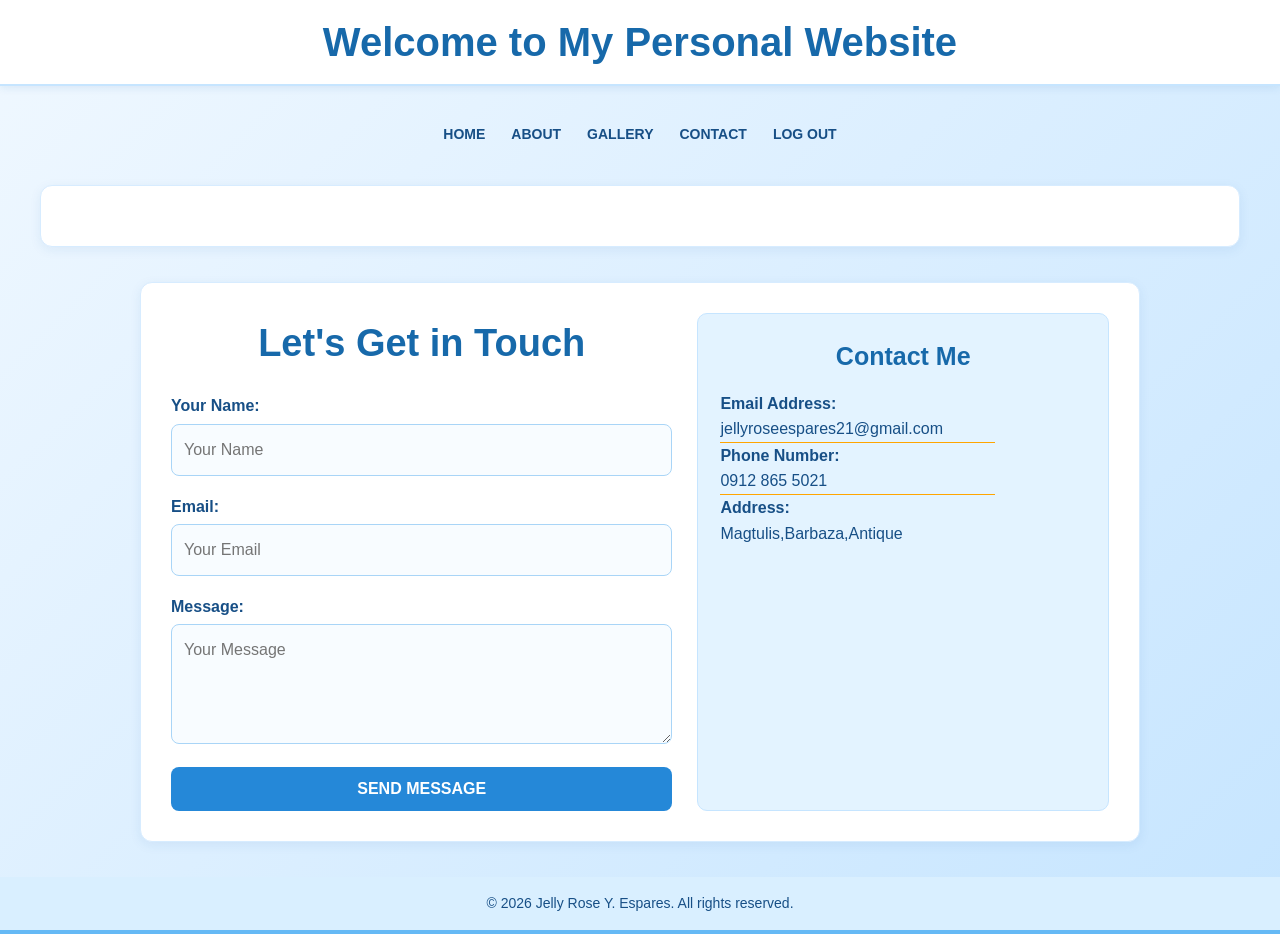
<file: contact.html>
<!DOCTYPE html>
<html lang="en">
<head>
 <meta charset="UTF-8">
 <meta name="viewport" content="width=device-width, initial-scale=1.0">
 <title>Contact - Personal Website</title>
 <link rel="stylesheet" href="style.css">
 
</head>
<body class="contact-background">
 <header>
 <h1>Welcome to My Personal Website</h1>
 </header>
 <nav>
 <ul>
 <li><a href="index.html">HOME</a></li>
 <li class="dropdown">
 <a href="#" class="dropbtn">ABOUT</a>
 <div class="dropdown-content">
 <a href="skills.html">Skills I'm Developing</a>
<a href="goals.html">My Goals as a Student</a>
<a href="funfacts.html">Fun Facts About Me</a>
 </div>
 </li>
 <li><a href="gallery.html">GALLERY</a></li>
 <li><a href="contact.html">CONTACT</a></li>
 <a href="javascript:void(0);" class="logout-button" onclick="confirmLogout()">LOG 
OUT</a>
 </ul>
 </nav>
 <section id="section2"></section>
 <section id="contact">
 <div class="contact-content">
 <!-- Contact Form -->
 <form id="contactForm" class="contact-form">
 <h2>Let's Get in Touch</h2>
 <label for="name">Your Name:</label>
 <input type="text" id="name" name="name" placeholder="Your Name">
 <span class="error" id="nameError"></span>
 
 <label for="email">Email:</label>
 <input type="email" id="email" name="email" placeholder="Your Email">
 <span class="error" id="emailError"></span>
 
 <label for="message">Message:</label>
 <textarea id="message" name="message" placeholder="Your Message"></textarea>
 <span class="error" id="messageError"></span>
 
 <button type="submit"><strong>SEND MESSAGE</strong> </button>
 </form>
 
 <!-- New Container for Contact Details -->
 <div class="contact-details">
 <h3><center>Contact Me</center></h3>
 <p><strong>Email Address:</strong> <br> jellyroseespares21@gmail.com</p>
 <hr width="75%" size="1" color="Orange" align="left">
 <p><strong>Phone Number:</strong> <br>0912 865 5021</p>
 <hr width="75%" size="1" color="Orange" align="left">
 <p><strong>Address:</strong> <br> Magtulis,Barbaza,Antique</p>
 </div>
 </div>
 </section>
 
 
 <footer>
   <p>&copy; 2026 Jelly Rose Y. Espares. All rights reserved.</p>
 </footer>
 <div class="footer-divider"></div> <!-- Orange line -->
 <script>
 const form = document.querySelector("#contactForm");
const nameInput = document.querySelector("#name");
const emailInput = document.querySelector("#email");
const messageInput = document.querySelector("#message");
form.addEventListener("submit", function(event) {
 let isValid = true;
 // Clear all previous error messages
 document.querySelectorAll(".error").forEach(function(errorElement) {
 errorElement.textContent = "";
 });
 // Validate Name
 if (nameInput.value.trim() === "") {
 document.getElementById('nameError').textContent = "Name is required";
 isValid = false;
 }
 // Validate Email
 if (emailInput.value.trim() === "") {
 document.getElementById('emailError').textContent = "Email is required";
 isValid = false;
 } else if (!validateEmail(emailInput.value)) {
 document.getElementById('emailError').textContent = "Please enter a valid email";
 isValid = false;
 }
 // Validate Message
 if (messageInput.value.trim() === "") {
 document.getElementById('messageError').textContent = "Message is required";
 isValid = false;
 }
 // Prevent form submission if there are errors
 if (!isValid) {
 event.preventDefault();
 }
});
// Function to validate email format
function validateEmail(email) {
 const re = /^[^\s@]+@[^\s@]+\.[^\s@]+$/;
 return re.test(String(email).toLowerCase());
}
 </script>
<script>
document.getElementById('contactForm').addEventListener('submit', function(event) {
 event.preventDefault(); // Prevent the default form submission
 // Get form values
 const name = document.getElementById('name').value;
 const email = document.getElementById('email').value;
 const message = document.getElementById('message').value;
 // Simple validation (can be extended)
 if (name === "" || email === "" || message === "") {
 alert("Please fill in all fields before submitting.");
 return; // Exit the function if validation fails
 }
 // Simulating a successful message submission
 alert("Your message has been sent successfully!");
  // Clear form fields after submission
 document.getElementById('contactForm').reset();
});
</script>
<script>
 // Logout function with confirmation
 function confirmLogout() {
 // Show a confirmation message to the user
 const confirmLogout = confirm("Are you sure you want to log out?");
 
 // If the user confirms, proceed with logging out
 if (confirmLogout) {
 // Mark the user as logged out in localStorage (if used)
 localStorage.removeItem('isLoggedIn'); // Or any other keys related to login 
credentials
 
 // Redirect to the login page
 window.location.href = 'login.html';
 } else {
 // If the user cancels, do nothing
 return;
 }
 }
 
 </script>
</body>
</html>
</file>
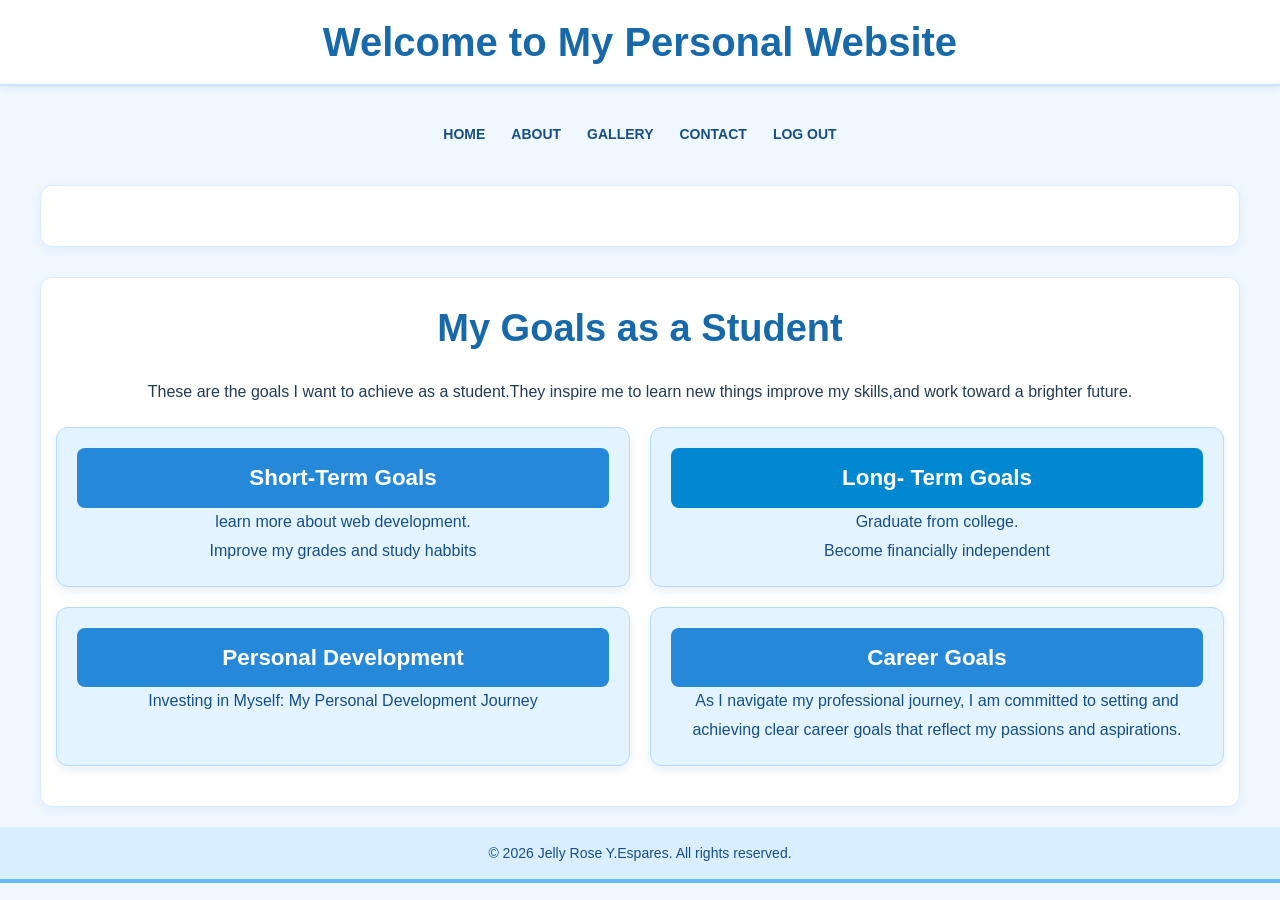
<file: goals.html>
<!DOCTYPE html>
<html lang="en">
<head>
 <meta charset="UTF-8">
 <meta name="viewport" content="width=device-width, initial-scale=1.0">
 <title>My Goals as a Student</title>
 <link rel="stylesheet" href="style.css">
</head>
<body>
 <header>
 <h1>Welcome to My Personal Website</h1>
 </header>
 <nav>
 <ul>
 <li><a href="index.html">HOME</a></li>
 <li class="dropdown">
 <a href="#" class="dropbtn">ABOUT</a>
 <div class="dropdown-content">
 <a href="skills.html">Skills I'm Developing</a>
<a href="goals.html">My Goals as a Student</a>
<a href="funfacts.html">Fun Facts About Me</a>
 </div>
 </li>
 <li><a href="gallery.html">GALLERY</a></li>
 <li><a href="contact.html">CONTACT</a></li>
 <a href="javascript:void(0);" class="logout-button" onclick="confirmLogout()">LOG 
OUT</a>
 </ul>
 </nav>
 <section id="section2"></section>
 <section id="drop">
 <h2>My Goals as a Student</h2>
 <p style="text-align: center;">These are the goals I want to achieve as a student.They inspire me to learn new things 
  improve my skills,and work toward a brighter future.</p>
 
 <div class="goal-grid">
 <div class="goal-card" onclick="toggleGoalDetails(1)">
 <div class="goal-header" style="background-color: 
#288d1;"><strong>Short-Term Goals</strong></div>
 <p>learn more about web development.</p>
  <p>Improve my grades and study habbits</p>
<div class="goal-details" id="goal1-details">
 <p>To achieve these goal,I will train myself and do my best to enhance my skills</p>
 </div>
 </div>
 
 <div class="goal-card" onclick="toggleGoalDetails(1)">
 <div class="goal-header" style="background-color: #0288d1;"><strong>Long-
Term Goals</strong></div>
 <p>Graduate from college.</p>
  <p>Become financially independent</p>
<div class="goal-details" id="goal2-details">
 <p>Able to achieve these i will study hard and trust myself what i am capable of</p></p>
 </div>
 </div>
 
 <div class="goal-card" onclick="toggleGoalDetails(2)">
 <div class="goal-header" style="background-color: 
#288d1;"><strong>Personal Development</strong></div>
 <p>Investing in Myself: My Personal Development Journey</p>
<div class="goal-details" id="goal3-details">
 <p>I strive to become a more well-rounded individual, 
 equipped to handle challenges and make meaningful contributions 
in both my personal and professional life.</p>
  </div>
 </div>
 
 <div class="goal-card" onclick="toggleGoalDetails(2)">
 <div class="goal-header" style="background-color: 
#288d1;"><strong>Career Goals</strong></div>
 <p>As I navigate my professional journey, I am committed to setting and 
achieving clear career goals that reflect my passions and aspirations. </p>
 <div class="goal-details" id="goal4-details">
 <p>My goal is to grow into a leadership position where I can guide 
teams, drive projects to success, and contribute to strategic decision-making. 
 I aim to develop my leadership skills through experience and by 
seeking out opportunities to lead initiatives within my current role.</p>
 </div>
 </div>
 </div>
 </section>
 </section>
 
 <footer>
 <p>&copy; 2026 Jelly Rose Y.Espares. All rights reserved.</p>
 </footer>
 <div class="footer-divider"></div> <!-- Orange line -->
 <script>
 // Function to toggle details for both cards in a row
 function toggleGoalDetails(group) {
 const details1 = document.getElementById('goal' + (group * 2 - 1) + '-details');
 const details2 = document.getElementById('goal' + (group * 2) + '-details');
 // Toggle visibility for the paired goals
 details1.classList.toggle('active');
 details2.classList.toggle('active');
 }
 </script>
<script>
 // Logout function with confirmation
 function confirmLogout() {
 // Show a confirmation message to the user
 const confirmLogout = confirm("Are you sure you want to log out?");
 
 // If the user confirms, proceed with logging out
 if (confirmLogout) {
 // Mark the user as logged out in localStorage (if used)
 localStorage.removeItem('isLoggedIn'); // Or any other keys related to login 
credentials
 
 // Redirect to the login page
 window.location.href = 'login.html';
 } else {
 // If the user cancels, do nothing
 return;
 }
 }
 
 </script>
</body>
</html>
</file>
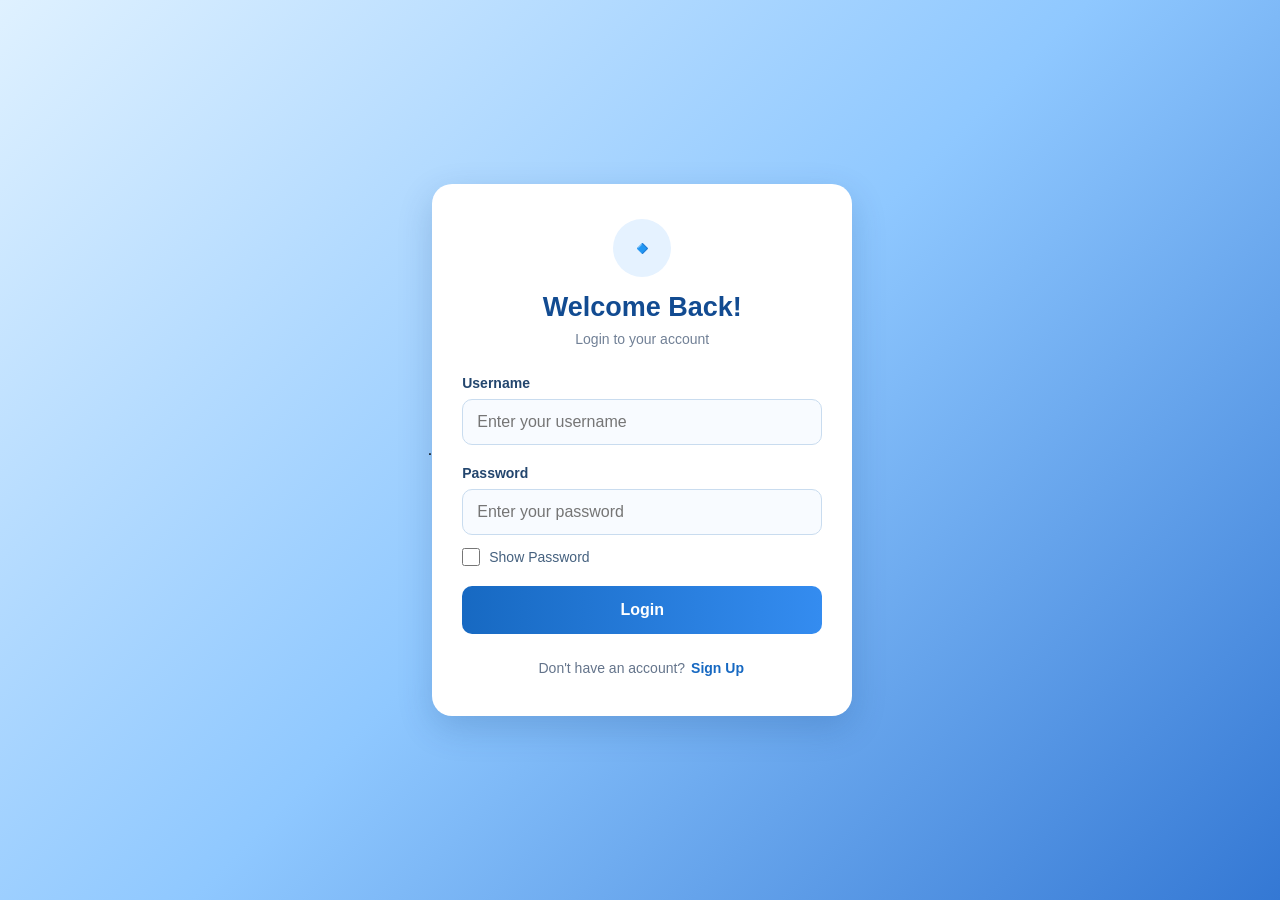
<file: login.html>
.<!DOCTYPE html>
<html lang="en">
<head>
    <meta charset="UTF-8">
    <meta name="viewport" content="width=device-width, initial-scale=1.0">
    <title>Login & Sign Up</title>
    <link rel="stylesheet" href="login_style.css">
</head>
<body>

    <div class="form-container">
        <div class="logo">🔹</div>
        <h2 id="formTitle">Welcome Back!</h2>
        <p class="subtitle" id="formSubtitle">Login to your account</p>

        <form id="authForm">
            <label for="username">Username</label>
            <input
                type="text"
                id="username"
                placeholder="Enter your username"
                autocomplete="username"
                required
            >

            <label for="password">Password</label>
            <input
                type="password"
                id="password"
                placeholder="Enter your password"
                autocomplete="current-password"
                required
                minlength="4"
            >

            <div class="show-password">
                <input type="checkbox" id="showPassword">
                <label for="showPassword">Show Password</label>
            </div>

            <div id="confirmGroup" class="hidden">
                <label for="confirmPassword">Confirm Password</label>
                <input
                    type="password"
                    id="confirmPassword"
                    placeholder="Confirm your password"
                    autocomplete="new-password"
                    minlength="4"
                >
                <p id="passwordMatchMessage"></p>
            </div>

            <p id="errorMessage" role="alert"></p>

            <button type="submit" id="submitButton">Login</button>

            <p class="toggle-text" id="toggleText">
                Don't have an account?
                <a href="#" id="toggleLink">Sign Up</a>
            </p>
        </form>
    </div>

    <script>
        const authForm = document.getElementById("authForm");
        const formTitle = document.getElementById("formTitle");
        const formSubtitle = document.getElementById("formSubtitle");
        const username = document.getElementById("username");
        const password = document.getElementById("password");
        const confirmPassword = document.getElementById("confirmPassword");
        const confirmGroup = document.getElementById("confirmGroup");
        const showPassword = document.getElementById("showPassword");
        const submitButton = document.getElementById("submitButton");
        const toggleText = document.getElementById("toggleText");
        const toggleLink = document.getElementById("toggleLink");
        const errorMessage = document.getElementById("errorMessage");
        const passwordMatchMessage =
            document.getElementById("passwordMatchMessage");

        let isLogin = true;

        function clearMessages() {
            errorMessage.textContent = "";
            passwordMatchMessage.textContent = "";
            passwordMatchMessage.className = "";
        }

        function toggleForm(event) {
            if (event) event.preventDefault();

            isLogin = !isLogin;
            authForm.reset();
            clearMessages();

            showPassword.checked = false;
            password.type = "password";
            confirmPassword.type = "password";

            if (isLogin) {
                formTitle.textContent = "Welcome Back!";
                formSubtitle.textContent = "Login to your account";
                confirmGroup.classList.add("hidden");

                confirmPassword.required = false;
                confirmPassword.disabled = true;
                password.autocomplete = "current-password";

                submitButton.textContent = "Login";
                toggleText.innerHTML =
                    `Don't have an account? <a href="#" id="toggleLink">Sign Up</a>`;
            } else {
                formTitle.textContent = "Create Account";
                formSubtitle.textContent = "Sign up to get started";
                confirmGroup.classList.remove("hidden");

                confirmPassword.required = true;
                confirmPassword.disabled = false;
                password.autocomplete = "new-password";

                submitButton.textContent = "Sign Up";
                toggleText.innerHTML =
                    `Already have an account? <a href="#" id="toggleLink">Login</a>`;
            }

            document.getElementById("toggleLink")
                .addEventListener("click", toggleForm);
        }

        toggleLink.addEventListener("click", toggleForm);

        // Show or hide both password fields.
        showPassword.addEventListener("change", function () {
            const type = this.checked ? "text" : "password";
            password.type = type;
            confirmPassword.type = type;
        });

        // Check whether the passwords match.
         function checkPasswordMatch() {
            const first = password.value;
            const second = confirmPassword.value;

            if (!second) {
                passwordMatchMessage.textContent = "";
                passwordMatchMessage.className = "";
            } else if (first === second) {
                passwordMatchMessage.textContent = "Passwords match!";
                passwordMatchMessage.className = "success-message";
            } else {
                passwordMatchMessage.textContent =
                    "Passwords do not match.";
                passwordMatchMessage.className = "error-message";
            }
        }

        password.addEventListener("input", checkPasswordMatch);
        confirmPassword.addEventListener("input", checkPasswordMatch);

        authForm.addEventListener("submit", function (event) {
            event.preventDefault();
            clearMessages();

            const user = username.value.trim();
            const pass = password.value;

            if (!user || !pass) {
                errorMessage.textContent =
                    "Please fill in all required fields.";
                return;
            }

            if (pass.length < 4) {
                errorMessage.textContent =
                    "Password must be at least 4 characters.";
                return;
            }

            if (!isLogin) {
                const confirm = confirmPassword.value;

                if (pass !== confirm) {
                    errorMessage.textContent =
                        "Passwords do not match.";
                    return;
                }

                if (localStorage.getItem("username") !== null) {
                    errorMessage.textContent =
                        "An account is already saved in this browser. Login or clear the old demo account first.";
                    return;
                }

                localStorage.setItem("username", user);
                localStorage.setItem("password", pass);

                alert("Account created successfully! You can now log in.");

                toggleForm();
                return;
            }

            const savedUsername = localStorage.getItem("username");
            const savedPassword = localStorage.getItem("password");

            if (
                savedUsername !== null &&
                user === savedUsername &&
                pass === savedPassword
            ) {
                alert("Welcome! Successfully logged in.");
                window.location.href = "index.html";
            } else {
                errorMessage.textContent =
                    "Invalid username or password. Please sign up first if you don't have an account.";
            }
        });
    </script>

</body>
</html>
</file>
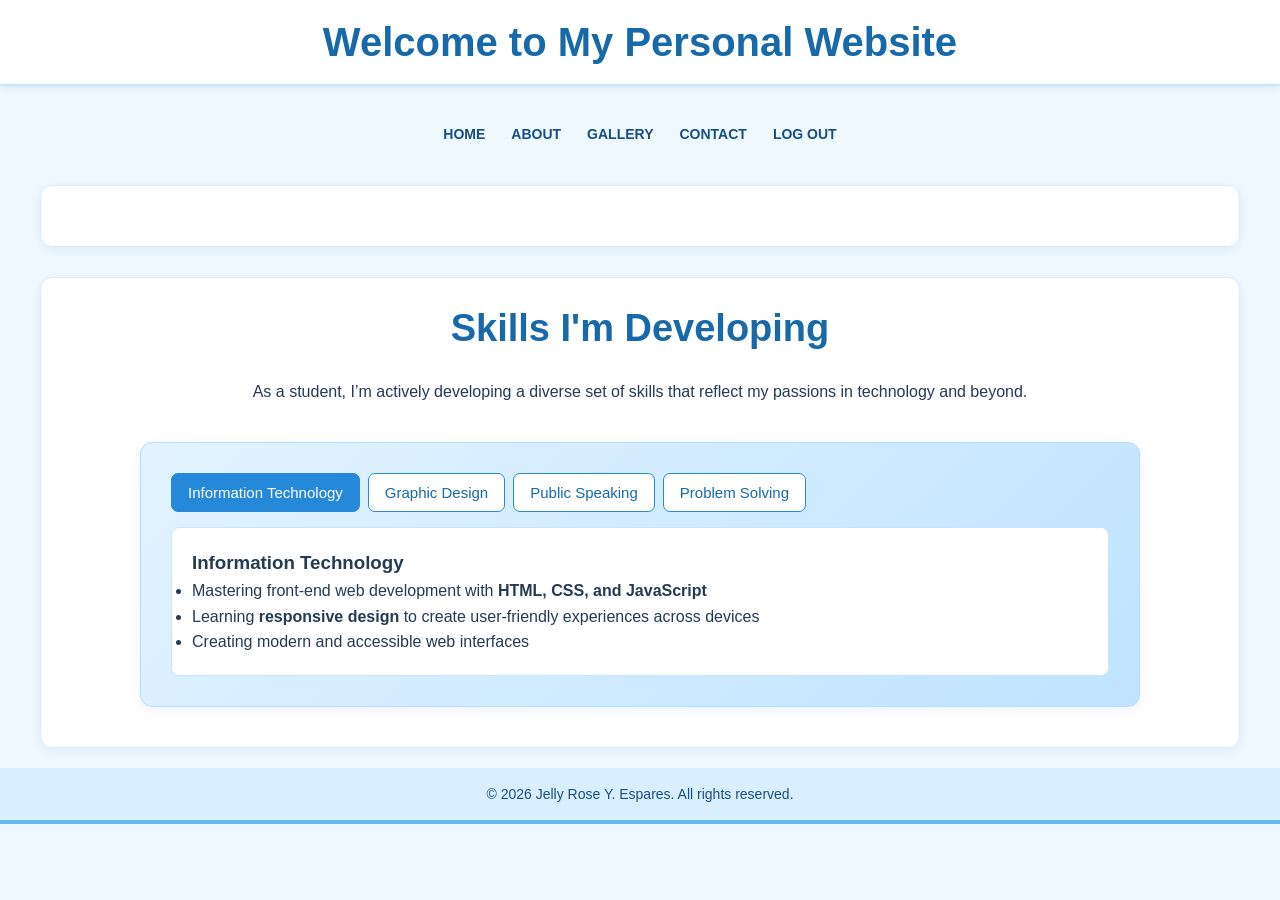
<file: skills.html>
<!DOCTYPE html>
<html lang="en">
<head>
 <meta charset="UTF-8">
 <meta name="viewport" content="width=device-width, initial-scale=1.0">
 <title>Skills I'm Developing</title>
 <link rel="stylesheet" href="style.css">
</head>
<body>
 <header>
 <h1>Welcome to My Personal Website</h1>
 </header>
 <nav>
 <ul>
 <li><a href="index.html">HOME</a></li>
 <li class="dropdown">
 <a href="#" class="dropbtn">ABOUT</a>
 <div class="dropdown-content">
 <a href="skills.html">Skills I'm Developing</a>
<a href="goals.html">My Goals as a Student</a>
<a href="funfacts.html">Fun Facts About Me</a>
 </div>
 </li>
 <li><a href="gallery.html">GALLERY</a></li>
 <li><a href="contact.html">CONTACT</a></li>
 <a href="javascript:void(0);" class="logout-button" onclick="confirmLogout()">LOG 
OUT</a>
 </ul>
 </nav>
 <section id="section2"></section>
 <section id="drop">
 <h2>Skills I'm Developing</h2>
 <p>As a student, I’m actively developing a diverse set of skills that reflect my passions 
in technology and beyond.</p>
 
 <section id="skills">
 
 <div class="tab">
 <button class="tablinks" onclick="openTab(event, 'IT')">Information 
Technology</button>
 <button class="tablinks" onclick="openTab(event, 'GraphicDesign')">Graphic 
Design</button>
 <button class="tablinks" onclick="openTab(event, 'PublicSpeaking')">Public 
Speaking</button>
 <button class="tablinks" onclick="openTab(event, 'ProblemSolving')">Problem 
Solving</button>
 </div>
 
 <div id="IT" class="tabcontent">
 <h3>Information Technology</h3>
 <ul>
 <li>Mastering front-end web development with <strong>HTML, CSS, and 
JavaScript</strong></li>
 <li>Learning <strong>responsive design</strong> to create user-friendly 
experiences across devices</li>
 <li> Creating modern and accessible web interfaces</li>
 </ul>
 </div>
 
 <div id="GraphicDesign" class="tabcontent" style="display:none;">
 <h3>Graphic Design</h3>
 <ul>
   <li>Exploring visual design with tools like <strong>Adobe Illustrator and 
Canva</strong></li>
 <li>Building skills in branding, layout, and digital illustration</li>
<li> Combining design with web development for cohesive digital presence</li>
 </ul>
 </div>
 <div id="PublicSpeaking" class="tabcontent" style="display:none;">
 <h3>Public Speaking</h3>
 <ul>
 <li>Developing communication skills through workshops and presentations</li>
<li>Practicing storytelling techniques to engage and inspire audiences</li>
<li>Strengthening my ability to share ideas clearly and confidently
</li>
 </ul>
 </div>
 <div id="ProblemSolving" class="tabcontent" style="display:none;">
 <h3>Problem Solving and Critical Thinking</h3>
 <ul>
 <li>Enhancing analytical skills through coding challenges and project-based 
learning</li>
 <li>Focusing on efficient solutions and optimizing workflows in web 
development</li>
 <li>Building a structured approach to tackling complex problems</li> 
 </ul>
 </div>
 </section>
 </section>
 <footer>
 <p>&copy; 2026 Jelly Rose Y. Espares. All rights reserved.</p>
 </footer>
 <div class="footer-divider"></div> <!-- Orange line -->
<script>
function openTab(evt, tabName) {
 // Get all tab content elements
 const tabcontents = document.getElementsByClassName("tabcontent");
 // Hide all tab content
 for (let i = 0; i < tabcontents.length; i++) {
 tabcontents[i].style.display = "none";
 }
 // Remove "active" class from all tab links
 const tablinks = document.getElementsByClassName("tablinks");
 for (let i = 0; i < tablinks.length; i++) {
 tablinks[i].classList.remove("active");
 }
 // Show the current tab
 document.getElementById(tabName).style.display = "block";
 evt.currentTarget.classList.add("active");
}
// Initially show the first tab content
document.addEventListener("DOMContentLoaded", function() {
 document.querySelector('.tablinks').click(); // Simulates a click on the first tab
});
</script>
<script>
 // Logout function with confirmation
 function confirmLogout() {
 // Show a confirmation message to the user
 const confirmLogout = confirm("Are you sure you want to log out?");
 
 // If the user confirms, proceed with logging out
 if (confirmLogout) {
 // Mark the user as logged out in localStorage (if used)
   localStorage.removeItem('isLoggedIn'); // Or any other keys related to login 
credentials
 
 // Redirect to the login page
 window.location.href = 'login.html';
 } else {
 // If the user cancels, do nothing
 return;
 }
 }
 
 </script>
</body>
</html>
</file>
<file: style.css>
/* GENERAL RESET */
* {
    box-sizing: border-box;
    margin: 0;
    padding: 0;
}

html {
    scroll-behavior: smooth;
    scroll-padding-top: 125px;
}

body {
    font-family: "Trebuchet MS", Arial, sans-serif;
    background-color: #f0f8ff;
    color: #243b53;
    line-height: 1.6;
    min-height: 100vh;
    overflow-wrap: break-word;
    padding-top:115px;
}

img {
    max-width: 100%;
}

/* =========================================
   HEADER
========================================= */

header {
    position: fixed;
    top: 0;
    left: 0;
    width: 100%;
    min-height: 58px;
    padding: 8px 15px;
    background-color: #ffffff;
    color: #155eaa;
    text-align:center;
    border-bottom: 2px solid #c6e5ff;
    box-shadow: 0 2px 8px rgba(21, 94, 170, 0.10);
    z-index: 1100;
}

header h1 {
    font-size: 40px;
    line-height: 1.7;
    font-weight: bold;
    color: #1769aa;
}
* =========================================
   NAVIGATION MENU
========================================= */

nav {
    position: fixed;
    top: 58px;
    left: 0;
    width: 100%;
    background-color: #d9efff;
    border-bottom: 2px solid #b5dcfa;
    box-shadow: 0 3px 8px rgba(21, 94, 170, 0.08);
    z-index: 1099;
}

nav ul {
    list-style: none;
    display: flex;
    align-items: center;
    justify-content: center;
    flex-wrap: nowrap;
    gap: 2px;
    margin: 0;
    padding: 0 8px;
    width: 100%;
}

nav ul li {
    position: relative;
    flex: 0 0 auto;
    margin: 0;
}

nav ul li a,
.logout-button {
    display: block;
    padding: 10px 12px;
    border: none;
    border-radius: 6px;
    background-color: transparent;
    color: #174f86;
    text-decoration: none;
    text-align: center;
    font-family: "Trebuchet MS", Arial, sans-serif;
    font-size: 14px;
    font-weight: bold;
    line-height: 1.4;
    white-space: nowrap;
    cursor: pointer;
    transition: background-color 0.2s ease, color 0.2s ease;
}

nav ul li a:hover,
nav ul li a:focus-visible,
.logout-button:hover,
.logout-button:focus-visible {
    background-color: #ffffff;
    color: #0878ce;
    outline-color: #0878ce;
}

/* LOGOUT BUTTON */
nav ul li .logout-button {
    position: static;
    padding: 10px 12px;
    font-size: 14px;
    background-color: #bfe3ff;
    color: #174f86;
}
/* =========================================
   ABOUT DROPDOWN MENU
========================================= */

.dropdown {
    position: relative;
}

.dropdown-content {
    display: none;
    position: absolute;
    top: 100%;
    left: 0;
    min-width: 190px;
    max-width: 85vw;
    background-color: #ffffff;
    border: 1px solid #c6e5ff;
    border-radius: 8px;
    box-shadow: 0 5px 15px rgba(21, 94, 170, 0.16);
    overflow: hidden;
    z-index: 1200;
}

.dropdown-content a {
    display: block;
    padding: 11px 14px;
    color: #174f86;
    background-color: #ffffff;
    text-align: left;
    font-size: 14px;
    white-space: normal;
}

.dropdown-content a:hover,
.dropdown-content a:focus-visible {
    background-color: #e3f3ff;
    color: #0878ce;
}

.dropdown:hover .dropdown-content,
.dropdown:focus-within .dropdown-content {
    display: block;
}

.dropdown:hover .dropbtn,
.dropdown:focus-within .dropbtn {
    background-color: #ffffff;
    color: #0878ce;
}

/* =========================================
   GENERAL SECTIONS
========================================= */

section {
    margin: 30px auto 20px;
    padding: 30px;
    width: calc(100% - 40px);
    max-width: 1200px;
    background-color: #ffffff;
    border: 1px solid #d7ecff;
    border-radius: 12px;
    box-shadow: 0 3px 12px rgba(21, 94, 170, 0.08);
}

.section2 {
    margin: 35px auto 20px;
    padding: 30px;
    width: calc(100% - 40px);
    max-width: 1200px;
    background-color: #ffffff;
    border: 1px solid #d7ecff;
    border-radius: 12px;
    box-shadow: 0 3px 12px rgba(21, 94, 170, 0.08);
}

#drop {
    padding: 20px 15px;
}

#drop h2,
#gallery h2,
#contact h2 {
    margin: 0 0 20px;
    text-align: center;
    font-size: clamp(25px, 4vw, 38px);
    color: #1769aa;
    background: none;
    -webkit-text-fill-color: initial;
}

#drop p {
    text-align: center;
    line-height: 1.8;
}
/* =========================================
   SEE MORE BUTTON
========================================= */

.see-more-container {
    margin-top: 20px;
    text-align: center;
}

.see-more-button {
    display: inline-block;
    padding: 10px 22px;
    background-color: #2588d8;
    color: #ffffff;
    text-decoration: none;
    border: 2px solid #2588d8;
    border-radius: 25px;
    font-size: 16px;
    font-weight: bold;
    transition: 0.2s ease;
}

.see-more-button:hover {
    background-color: #1769aa;
    border-color: #1769aa;
}

/* =========================================
   FOOTER
========================================= */

.footer-divider {
    width: 100%;
    height: 4px;
    margin: 0;
    background-color: #65b9f5;
}

footer {
    width: 100%;
    padding: 15px;
    background-color: #d9efff;
    color: #174f86;
    text-align: center;
    font-size: 14px;
}

/* =========================================
   IMAGE SLIDER
========================================= */

.slider {
    position: relative;
    width: 100%;
    overflow: hidden;
    border-radius: 10px;
    background-color: #d9efff;
}

.slides {
    display: flex;
    transition: transform 0.5s ease;
}
.slide {
    position: relative;
    flex: 0 0 100%;
    min-width: 100%;
}

.slides img {
    display: block;
    width: 100%;
    height: 600px;
    object-fit: cover;
}

.text-overlay {
    position: absolute;
    top: 50%;
    left: 50%;
    width: 90%;
    max-width: 800px;
    padding: 20px;
    transform: translate(-50%, -50%);
    border-radius: 10px;
    background-colo:transparent;
    color: #ffffff;
    font-size: clamp(10px, 3.5vw, 32px);
    font-weight:normal;
    text-align:center;
    top:60%;
}
#contact {
    display: flex;
    align-items: stretch;
    justify-content: space-between;
    gap: 25px;
    width: calc(100% - 40px);
    max-width: 1000px;
    margin: 35px auto;
    padding: 30px;
    background-color: #ffffff;
    border: 1px solid #d7ecff;
    border-radius: 12px;
    box-shadow: 0 3px 12px rgba(21, 94, 170, 0.08);
}

.contact-content {
    display: flex;
    align-items: stretch;
    justify-content: space-between;
    gap: 25px;
    width: 100%;
}

.contact-form {
    display: flex;
    flex-direction: column;
    width: 55%;
    min-width: 0;
}
.contact-form label {
    margin-bottom: 5px;
    color: #174f86;
    font-family: "Trebuchet MS", Arial, sans-serif;
    font-size: 16px;
    font-weight: bold;
}

.contact-form input,
.contact-form textarea {
    width: 100%;
    margin-bottom: 14px;
    padding: 12px;
    border: 1px solid #a9d5f7;
    border-radius: 8px;
    background-color: #f8fcff;
    color: #243b53;
    font: inherit;
}

.contact-form input:focus,
.contact-form textarea:focus {
    outline: 2px solid #65b9f5;
    border-color: #2588d8;
}

.contact-form textarea {
    min-height: 120px;
    resize: vertical;
}

.contact-form button {
    width: 100%;
    min-height: 44px;
    margin-top: 5px;
    padding: 12px;
    border: none;
    border-radius: 8px;
    background-color: #2588d8;
    color: #ffffff;
    font-family: "Trebuchet MS", Arial, sans-serif;
    font-size: 16px;
    font-weight: bold;
    cursor: pointer;
}

.contact-form button:hover {
    background-color: #1769aa;
}

.contact-details {
    width: 45%;
    padding: 22px;
    border: 1px solid #c6e5ff;
    border-radius: 10px;
    background-color: #e3f3ff;
    color: #174f86;
    font-size: 16px;
    overflow-wrap: anywhere;
}

.contact-details h3 {
    margin: 0 0 15px;
    color: #1769aa;
    font-size: 25px;
}
/* CONTACT PAGE BACKGROUND */
.contact-background {
    min-height: 100vh;
    padding-top: 115px;
    background: linear-gradient(135deg, #f0f8ff, #c6e5ff, #eaf7ff);
    background-size: 200% 200%;
    animation: gradientAnimation 15s ease infinite;
}

@keyframes gradientAnimation {
    0% {
        background-position: 0% 50%;
    }

    50% {
        background-position: 100% 50%;
    }

    100% {
        background-position: 0% 50%;
    }
}
/* ERROR MESSAGES */
.error {
    display: block;
    margin-top: 4px;
    color: #1769aa;
    font-family: Arial, sans-serif;
    font-size: 14px;
    font-weight: normal;
}

#gallery {
    margin: 35px auto 20px;
}

#gallery h2 {
    margin-bottom: 20px;
}

.gallery {
    display: flex;
    flex-wrap: wrap;
    justify-content: center;
    align-items: flex-start;
    gap: 22px;
    padding: 15px;
}

.gallery-item {
    width: min(100%, 300px);
    min-width: 0;
    text-align: center;
}

.gallery img {
    display: block;
    width: 100%;
    height: 220px;
    margin: 0 auto;
    object-fit: cover;
    border: 3px solid #d7ecff;
    border-radius: 10px;
    cursor: pointer;
    transition: transform 0.3s ease, box-shadow 0.3s ease;
}

.gallery img:hover {
    transform: scale(1.03);
    box-shadow: 0 5px 14px rgba(21, 94, 170, 0.18);
}

.image-description {
    margin-top: 10px;
    color: #174f86;
    font-size: 16px;
    line-height: 1.5;
}

.lightbox {
    display: none;
    position: fixed;
    inset: 0;
    z-index: 2000;
    width: 100%;
    height: 100%;
    padding: 60px 15px 20px;
    background-color: rgba(10, 35, 65, 0.92);
}

.lightbox-content {
    display: block;
    width: auto;
    max-width: 90%;
    max-height: 80vh;
    margin: 20px auto 0;
    object-fit: contain;
    border: 2px solid #ffffff;
    border-radius: 8px;
}

.close {
    position: absolute;
    top: 10px;
    right: 20px;
    z-index: 2002;
    color: #ffffff;
    font-size: 38px;
    font-weight: bold;
    cursor: pointer;
}

.close:hover,
.close:focus {
    color: #bfe3ff;
    text-decoration: none;
}

.prev,
.next {
    position: absolute;
    top: 50%;
    z-index: 2002;
    width: auto;
    margin-top: -22px;
    padding: 14px;
    border: none;
    border-radius: 6px;
    background-color: rgba(37, 136, 216, 0.7);
    color: #ffffff;
    font-size: 25px;
    font-weight: bold;
    cursor: pointer;
    user-select: none;
    transition: background-color 0.2s ease;
}

.prev {
    left: 10px;
}

.next {
    right: 10px;
}

.prev:hover,
.next:hover {
    background-color: #1769aa;
}
#skills {
    width: calc(100% - 40px);
    max-width: 1000px;
    margin: 35px auto 20px;
    padding: 30px;
    background: linear-gradient(135deg, #e3f3ff, #bfe3ff);
    border: 1px solid #b5dcfa;
    border-radius: 12px;
    box-shadow: 0 3px 12px rgba(21, 94, 170, 0.08);
    animation: gradientAnimation 15s ease infinite;
}

.tab {
    display: flex;
    flex-wrap: wrap;
    gap: 8px;
    overflow: visible;
    margin-bottom: 15px;
}

.tab button {
    padding: 10px 16px;
    border: 1px solid #2588d8;
    border-radius: 7px;
    background-color: #ffffff;
    color: #1769aa;
    font-family: inherit;
    font-size: 15px;
    cursor: pointer;
    transition: 0.2s ease;
}

.tab button:hover,
.tab button.active {
    background-color: #2588d8;
    color: #ffffff;
}

.tabcontent {
    display: none;
    padding: 20px;
    border: 1px solid #c6e5ff;
    border-radius: 8px;
    background-color: #ffffff;
    color: #243b53;
}
.goal-grid {
    display: grid;
    grid-template-columns: repeat(2, minmax(0, 1fr));
    gap: 20px;
    padding: 20px 0;
}

.goal-card {
    position: relative;
    overflow: hidden;
    padding: 20px;
    border: 1px solid #b5dcfa;
    border-radius: 12px;
    background-color: #e3f3ff;
    color: #174f86;
    box-shadow: 0 4px 8px rgba(21, 94, 170, 0.10);
    cursor: pointer;
    transition: transform 0.3s ease, box-shadow 0.3s ease;
}

.goal-card:hover {
    transform: translateY(-4px);
    box-shadow: 0 7px 15px rgba(21, 94, 170, 0.16);
}

.goal-header {
    padding: 12px;
    border-radius: 8px;
    background-color: #2588d8;
    color: #ffffff;
    font-size:1.4em;
    text-align: center;
}

.goal-details {
    display: none;
    margin-top: 12px;
    color: #174f86;
    font-size: 1em;
    line-height: 1.7;
}

.goal-details.active {
    display: block;
    animation: fadeIn 0.3s ease-in;
}

@keyframes fadeIn {
    from {
        opacity: 0;
    }

    to {
        opacity: 1;
    }
}
.funfacts-section {
    width: calc(100% - 40px);
    max-width: 1200px;
    margin: 35px auto 20px;
    padding: 30px;
    background-color: #ffffff;
    border: 1px solid #d7ecff;
    border-radius: 12px;
    box-shadow: 0 3px 12px rgba(21, 94, 170, 0.08);
}

.funfact-container {
    display: flex;
    flex-wrap: wrap;
    justify-content: center;
    align-items: center;
    gap: 25px;
    padding: 15px;
}

.funfact-card {
    position: relative;
    width: min(100%, 300px);
    height: 200px;
    perspective: 1000px;
}

.funfact-inner {
    position: relative;
    width: 100%;
    height: 100%;
    transform-style: preserve-3d;
    transition: transform 0.8s ease-in-out;
}

.funfact-card:hover .funfact-inner,
.funfact-card:focus-within .funfact-inner {
    transform: rotateY(180deg);
}

.funfact-front,
.funfact-back {
    position: absolute;
    display: flex;
    align-items: center;
    justify-content: center;
    width: 100%;
    height:100%;
    padding: 12px;
    border: 1px solid #b5dcfa;
    border-radius: 20px;
    backface-visibility: hidden;
    -webkit-backface-visibility: hidden;
    color: #ffffff;
    font-size: 21px;
    text-align: left;
    overflow-wrap: anywhere;
}

.funfact-front {
    background-color: #2588d8;
}

.funfact-back {
    transform: rotateY(180deg);
    background-color: #1769aa;
}
.container {
    display: flex;
    align-items: center;
    justify-content: center;
    gap: 30px;
    width: calc(100% - 40px);
    max-width: 1200px;
    margin: 30px auto;
    padding: 25px;
    border: 1px solid #b5dcfa;
    border-radius: 12px;
    background: linear-gradient(135deg, #e3f3ff, #bfe3ff);
    box-shadow: 0 3px 12px rgba(21, 94, 170, 0.08);
}
/*fun facts photos*/
.funfact-card{
    background-color:#ffffff;
    border:2px solid #c6e5ff;
    border-radius:15px;
    padding:15px;
    margin:20px auto;
    max-width:500px;
    text-align:center;
    box-shadow:0 4px 10px rgb(21,94,170,0.12);
}

.funfact-image{
    width:100%;
    max-width:350px;
    heigth:120px;
    object-fit:cover;
    border-radius:10px;
    display:block;
    margin:0 auto 15px;
    
}
.funfact-card h2 {
   color:#1769aa;
    margin-bottom:10px;
}
.funfact-card p {
    color:#243b53;
    line-height:1.6;
    font-size: 18px;
}

@media (max-width:600p) {
    .funfact-card{
        width:94%;
        padding:12px;
    }
   .funfact-image{
       height:190px;
   } 
}

.image-section {
    flex: 1 1 45%;
    min-width: 0;
}

.image-section img {
    display: block;
    width: 100%;
    max-width: 500px;
    height: auto;
    margin: 0 auto;
    border: 3px solid #ffffff;
    border-radius: 10px;
}

.quote-section {
    flex: 1 1 50%;
    min-width: 0;
    text-align: left;
}

.quote-section h1 {
    margin-bottom: 15px;
    color: #1769aa;
    font-size: clamp(24px, 3vw, 34px);
    font-weight: bold;
}

.quote-section p {
    margin-bottom: 18px;
    color: #243b53;
    font-size: 16px;
    line-height: 1.8;
}

.quote-section blockquote {
    margin: 0;
    padding: 20px;
    border-top: 3px solid #65b9f5;
    border-bottom: 3px solid #65b9f5;
    border-radius: 8px;
    background-color: rgba(255, 255, 255, 0.65);
    color: #174f86;
    font-size: 18px;
    font-style: italic;
    text-align: center;
    box-shadow: 0 3px 8px rgba(21, 94, 170, 0.08);
}
MOBILE RESPONSIVE DESIGN
========================================= */

@media screen and (max-width: 600px) {
    html {
        scroll-padding-top: 110px;
    }

    header {
        min-height: 52px;
        padding: 7px 8px;
    }

    header h1 {
        font-size: 18px;
        line-height: 1.5;
    }

    nav {
        top: 52px;
    }

    nav ul {
        justify-content: flex-start;
        gap: 2px;
        padding: 0 5px;
        overflow-x: auto;
        overflow-y: hidden;
    }

    nav ul li a,
    nav ul li .logout-button {
        padding: 9px 10px;
        font-size: 12px;
        line-height: 1.4;
    }

    .dropdown-content {
        position: fixed;
        top: 96px;
        left: auto;
        min-width: 175px;
        max-width: 85vw;
    }

    .dropdown-content a {
        padding: 11px 12px;
        font-size: 13px;
    }

    section,
    .section2 {
        width: calc(100% - 24px);
        margin: 22px auto 15px;
        padding: 18px;
        border-radius: 10px;
    }

    #drop {
        padding: 15px 5px;
    }

    #drop h2,
    #gallery h2,
    #contact h2 {
        font-size: 26px;
    }

    #drop p {
        font-size: 15px;
    }

    .see-more-button {
        padding: 10px 18px;
        font-size: 14px;
    }

    footer {
        padding: 12px 8px;
        font-size: 12px;
    }

    .slides img {
        height: 300px;
        object-fit: cover;
    }

    .text-overlay {
        width: 92%;
        padding: 12px;
        font-size: 20px;
    }

    #contact {
        display: block;
        width: calc(100% - 24px);
        margin: 22px auto;
        padding: 18px;
    }

    .contact-content {
        display: flex;
        flex-direction: column;
        gap: 20px;
    }

    .contact-form,
    .contact-details {
        width: 100%;
    }

    .contact-form label {
        font-size: 15px;
    }

    .contact-form input,
    .contact-form textarea {
        padding: 11px;
        font-size: 15px;
    }

    .contact-form button {
        min-height: 46px;
        font-size: 15px;
    }

    .contact-details {
        padding: 17px;
        font-size: 15px;
    }

    .contact-details h3 {
        font-size: 22px;
    }

    .contact-background {
        padding-top: 105px;
    }

    .gallery {
        gap: 18px;
        padding: 8px 0;
    }

    .gallery-item {
        width: 100%;
        max-width: 340px;
    }

    .gallery img {
        width: 100%;
        height: 220px;
        margin: 0 auto;
    }

    .image-description {
        font-size: 15px;
    }

    .lightbox {
        padding: 65px 8px 15px;
    }

    .lightbox-content {
        max-width: 96%;
        max-height: 72vh;
        margin-top: 35px;
    }

    .close {
        top: 8px;
        right: 15px;
        font-size: 34px;
    }

    .prev,
    .next {
        padding: 11px;
        font-size: 20px;
    }
  #skills {
        width: calc(100% - 24px);
        margin: 22px auto;
        padding: 16px;
    }

    .tab {
        gap: 7px;
    }

    .tab button {
        padding: 9px 12px;
        font-size: 13px;
    }

    .tabcontent {
        padding: 15px;
        font-size: 14px;
    }

    .goal-grid {
        grid-template-columns: 1fr;
        gap: 15px;
        padding: 12px 0;
    }

    .goal-card {
        padding: 16px;
    }

    .goal-header {
        font-size: 1.2em;
    }

    .funfacts-section {
        width: calc(100% - 24px);
        margin: 22px auto;
        padding: 18px;
    }

    .funfact-container {
        gap: 16px;
        padding: 12px 0;
    }
    .funfact-card {
        width: 100%;
        max-width: 320px;
        height: 190px;
    }

    .funfact-front,
    .funfact-back {
        padding: 15px;
        font-size: 19px;
    }

    .container {
        flex-direction: column;
        gap: 20px;
        width: calc(100% - 24px);
        margin: 22px auto;
        padding: 16px;
    }

    .image-section,
    .quote-section {
        width: 100%;
        flex: 1 1 auto;
    }

    .image-section img {
        width: 100%;
    }
  .quote-section h1 {
        font-size: 25px;
    }

    .quote-section p {
        font-size: 15px;
    }

    .quote-section blockquote {
        padding: 15px;
        font-size: 16px;
    }
}

/* =========================================
   SMALL MOBILE PHONES
========================================= */

@media screen and (max-width: 360px) {
    header h1 {
        font-size: 16px;
    }

    nav ul li a,
    nav ul li .logout-button {
        padding: 8px;
        font-size: 11px;
    }

    .slides img {
        height: 240px;
    }

    section,
    .section2,
    #contact,
    .funfacts-section,
    #skills {
        padding: 14px;
    }
}

/* ===== PHOTO ALBUM GALLERY ===== */

.gallery-page {
    background: #f0f8ff;
    color: #24476b;
    font-family: Arial, Helvetica, sans-serif;
}

.gallery-page header {
    background: #ffffff;
    color: #2563a6;
    text-align: center;
    padding: 22px 12px;
}

.gallery-page header h1 {
    font-size: clamp(20px, 4vw, 30px);
}

/* Keep the existing navigation style */
.gallery-page nav {
    position: sticky;
    top: 0;
    z-index: 100;
}

/* Main content */
.gallery-main {
    width: 100%;
    max-width: 1100px;
    margin: 0 auto;
    padding: 28px 16px;
    min-height: 65vh;
}

.gallery-main h2 {
    color: #2563a6;
    text-align: center;
    font-size: clamp(23px, 4vw, 32px);
    margin-bottom: 12px;
}

.gallery-intro {
    text-align: center;
    line-height: 1.7;
    margin: 0 auto 25px;
    max-width: 650px;
    color: #4b6480;
}
/* Six main albums */
.album-grid {
    display: grid;
    grid-template-columns: repeat(3, minmax(0, 1fr));
    gap: 20px;
}

.album-card {
    background: #ffffff;
    border: 1px solid #d5e9fa;
    border-radius: 14px;
    overflow: hidden;
    cursor: pointer;
    box-shadow: 0 4px 12px rgba(37, 99, 166, 0.12);
    transition: transform 0.2s, box-shadow 0.2s;
}

.album-card:hover {
    transform: translateY(-4px);
    box-shadow: 0 8px 18px rgba(37, 99, 166, 0.2);
}

.album-cover {
    width: 100%;
    height: 190px;
    object-fit: cover;
    display: block;
}

.album-info {
    padding: 14px;
    text-align: center;
}

.album-info h3 {
    color: #2563a6;
    font-size: 18px;
    margin-bottom: 6px;
}

.album-info p {
    font-size: 14px;
    color: #64748b;
}
/* Photos inside an album */
.photo-grid {
    display: grid;
    grid-template-columns: repeat(3, minmax(0, 1fr));
    gap: 14px;
    margin-top: 22px;
}

.photo-card {
    border: none;
    padding: 0;
    background: #ffffff;
    border-radius: 10px;
    overflow: hidden;
    cursor: pointer;
    box-shadow: 0 3px 10px rgba(37, 99, 166, 0.12);
}

.photo-card img {
    display: block;
    width: 100%;
    height: 180px;
    object-fit: cover;
    transition: transform 0.25s;
}

.photo-card:hover img {
    transform: scale(1.04);
}

.photo-caption {
    padding: 10px;
    color: #2563a6;
    font-size: 14px;
}
/* Back button */
.back-button {
    display: block;
    background: #2563eb;
    color: #ffffff;
    border: none;
    border-radius: 8px;
    padding: 11px 16px;
    font-size: 15px;
    cursor: pointer;
    margin-bottom: 22px;
}

.back-button:hover {
    background: #1d4ed8;
}

/* Large photo viewer */
.photo-modal[hidden],
#album-view[hidden],
#gallery-home[hidden] {
    display: none !important;
}

.photo-modal {
    position: fixed;
    inset: 0;
    z-index: 9999;
    background: rgba(8, 24, 45, 0.94);
    display: flex;
    align-items: center;
    justify-content: center;
    gap: 12px;
    padding: 55px 12px 60px;
}

.photo-modal img {
    max-width: 78%;
    max-height: 78vh;
    object-fit: contain;
    border-radius: 8px;
}

.close-modal {
    position: absolute;
    top: 12px;
    right: 20px;
    color: white;
    background: transparent;
    border: none;
    font-size: 38px;
    cursor: pointer;
}

.photo-arrow {
    background: #2563eb;
    color: white;
    border: none;
    border-radius: 50%;
    width: 40px;
    height: 40px;
    flex-shrink: 0;
    cursor: pointer;
}

#photo-caption {
    position: absolute;
    bottom: 18px;
    color: white;
    text-align: center;
    padding: 0 12px;
}
/* Footer */
.gallery-footer {
    text-align: center;
    padding: 20px 12px;
    color: #2563a6;
    background: #ffffff;
}

/* Tablet */
@media (max-width: 768px) {
    .album-grid,
    .photo-grid {
        grid-template-columns: repeat(2, minmax(0, 1fr));
        gap: 12px;
    }

    .album-cover {
        height: 150px;
    }

    .photo-card img {
        height: 145px;
    }

    .gallery-main {
        padding: 22px 12px;
    }
}

/* Small mobile phones */
@media (max-width: 400px) {
    .album-grid,
    .photo-grid {
        gap: 9px;
    }

    .album-cover {
        height: 120px;
    }

    .album-info {
        padding: 10px 5px;
    }

    .album-info h3 {
        font-size: 15px;
    }

    .album-info p,
    .photo-caption {
        font-size: 12px;
    }

    .photo-card img {
        height: 115px;
    }

    .photo-modal {
        gap: 5px;
        padding-left: 5px;
        padding-right: 5px;
    }

    .photo-modal img {
        max-width: 72%;
    }

    .photo-arrow {
        width: 30px;
        height: 30px;
        font-size: 12px;
    }
}
</file>
<file: login_style.css>
/* General page design */
* {
    box-sizing: border-box;
    margin: 0;
    padding: 0;
}

body {
    font-family: Arial, Helvetica, sans-serif;
    min-height: 100vh;
    display: flex;
    justify-content: center;
    align-items: center;
    padding: 20px;
    background: linear-gradient(135deg, #dff1ff, #8fc8ff, #3478d4);
}

/* Login and signup card */
.form-container {
    background: #ffffff;
    width: 100%;
    max-width: 420px;
    padding: 35px 30px;
    border-radius: 20px;
    box-shadow: 0 12px 35px rgba(17, 61, 120, 0.20);
}

.logo {
    width: 58px;
    height: 58px;
    margin: 0 auto 15px;
    display: flex;
    align-items: center;
    justify-content: center;
    background: #e5f2ff;
    border-radius: 50%;
    font-size: 28px;
}

h2 {
    text-align: center;
    color: #124b91;
    font-size: 27px;
    margin-bottom: 8px;
}

.subtitle {
    text-align: center;
    color: #718096;
    font-size: 14px;
    margin-bottom: 28px;
}

/* Form labels and input fields */
form > label,
#confirmGroup > label {
    display: block;
    color: #23466e;
    font-weight: bold;
    font-size: 14px;
    margin-bottom: 8px;
}

input[type="text"],
input[type="password"] {
    display: block;
    width: 100%;
    min-width: 0;
    padding: 13px 14px;
    margin-bottom: 20px;
    border: 1px solid #c9dcef;
    border-radius: 10px;
    background: #f8fbff;
    color: #17385d;
    font-size: 16px;
    outline: none;
    transition: border-color 0.2s, box-shadow 0.2s;
}

input[type="text"]:focus,
input[type="password"]:focus {
    border-color: #2878d7;
    box-shadow: 0 0 0 3px rgba(40, 120, 215, 0.13);
}

/* Show password */
.show-password {
    display: flex;
    align-items: center;
    gap: 9px;
    margin: -7px 0 20px;
}

.show-password input[type="checkbox"] {
    width: 18px;
    height: 18px;
    flex-shrink: 0;
    accent-color: #1769c2;
    cursor: pointer;
}

.show-password label {
    color: #45617f;
    font-size: 14px;
    cursor: pointer;
}

/* Confirm password section */
.hidden {
    display: none !important;
}

#passwordMatchMessage {
    font-size: 13px;
    margin-top: -12px;
    margin-bottom: 15px;
}

.success-message {
    color: #16834a;
}

.error-message {
    color: #d52c3a;
}

/* Error message */
#errorMessage {
    color: #d52c3a;
    font-size: 14px;
    line-height: 1.5;
    margin-bottom: 12px;
}

/* Main button */
button[type="submit"] {
    width: 100%;
    min-height: 48px;
    border: none;
    border-radius: 10px;
    background: linear-gradient(90deg, #1769c2, #348cf0);
    color: #ffffff;
    font-size: 16px;
    font-weight: bold;
    cursor: pointer;
    transition: transform 0.2s, box-shadow 0.2s;
}

button[type="submit"]:hover {
    box-shadow: 0 6px 15px rgba(23, 105, 194, 0.25);
}

button[type="submit"]:active {
    transform: scale(0.98);
}

/* Login / signup toggle */
.toggle-text {
    margin-top: 23px;
    text-align: center;
    color: #64748b;
    font-size: 14px;
    line-height: 1.7;
}

.toggle-text a {
    color: #1769c2;
    font-weight: bold;
    text-decoration: none;
    padding: 5px 2px;
}

.toggle-text a:hover {
    text-decoration: underline;
}

/* Small screens */
@media (max-width: 480px) {
    body {
        padding: 15px;
    }

    .form-container {
        padding: 28px 22px;
        border-radius: 16px;
    }

    h2 {
        font-size: 24px;
    }

    .subtitle {
        margin-bottom: 23px;
    }
}
</file>
